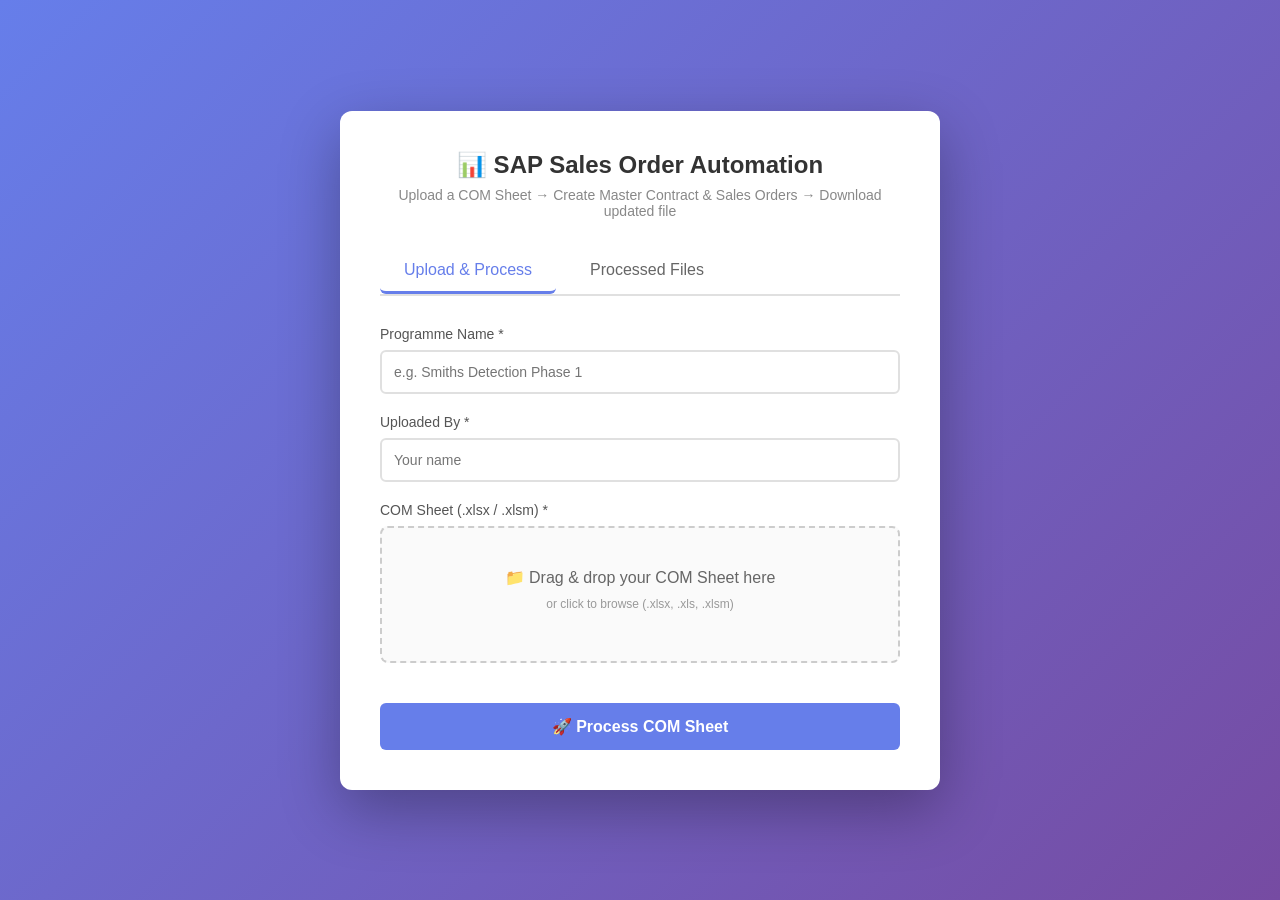
<file: frontend_V2/index.html>
<!DOCTYPE html>
<html lang="en">
<head>
    <meta charset="UTF-8">
    <meta name="viewport" content="width=device-width, initial-scale=1.0">
    <title>SAP Sales Order Automation</title>
    <style>
        * { margin: 0; padding: 0; box-sizing: border-box; }
        body {
            font-family: -apple-system, BlinkMacSystemFont, 'Segoe UI', Roboto, Oxygen, Ubuntu, sans-serif;
            background: linear-gradient(135deg, #667eea 0%, #764ba2 100%);
            min-height: 100vh;
            display: flex;
            align-items: center;
            justify-content: center;
            padding: 20px;
        }
        .container {
            background: white;
            border-radius: 12px;
            box-shadow: 0 20px 60px rgba(0,0,0,0.3);
            padding: 40px;
            max-width: 600px;
            width: 100%;
        }
        h1 { color: #333; margin-bottom: 8px; font-size: 24px; text-align: center; }
        .subtitle { color: #888; text-align: center; margin-bottom: 30px; font-size: 14px; }
        .form-group { margin-bottom: 20px; }
        label { display: block; margin-bottom: 8px; color: #555; font-weight: 500; font-size: 14px; }
        input[type="text"] {
            width: 100%; padding: 12px; border: 2px solid #e0e0e0;
            border-radius: 6px; font-size: 14px; transition: border-color 0.3s;
        }
        input[type="text"]:focus { outline: none; border-color: #667eea; }
        .drop-zone {
            border: 2px dashed #ccc; border-radius: 8px; padding: 40px;
            text-align: center; cursor: pointer; transition: all 0.3s; background: #fafafa;
        }
        .drop-zone:hover, .drop-zone.drag-over { border-color: #667eea; background: #f0f4ff; }
        .drop-zone p { color: #666; margin-bottom: 10px; }
        .drop-zone .file-name { color: #667eea; font-weight: 500; margin-top: 10px; }
        input[type="file"] { display: none; }
        button {
            width: 100%; padding: 14px; background: #667eea; color: white; border: none;
            border-radius: 6px; font-size: 16px; font-weight: 600; cursor: pointer;
            transition: background 0.3s; margin-top: 20px;
        }
        button:hover:not(:disabled) { background: #5568d3; }
        button:disabled { background: #ccc; cursor: not-allowed; }
        .status { margin-top: 20px; padding: 15px; border-radius: 6px; display: none; }
        .status.show { display: block; }
        .status.processing { background: #fff3cd; color: #856404; }
        .status.success { background: #d4edda; color: #155724; }
        .status.error { background: #f8d7da; color: #721c24; }
        .progress-bar { width: 100%; height: 8px; background: #e0e0e0; border-radius: 4px; margin-top: 10px; overflow: hidden; }
        .progress-bar-fill { height: 100%; background: #667eea; width: 0%; transition: width 0.5s; }
        .tabs { display: flex; gap: 10px; margin-bottom: 30px; border-bottom: 2px solid #e0e0e0; }
        .tab {
            padding: 12px 24px; background: none; border: none;
            border-bottom: 3px solid transparent; cursor: pointer;
            font-size: 16px; font-weight: 500; color: #666;
            transition: all 0.3s; margin: 0; width: auto;
        }
        .tab:hover { color: #667eea; }
        .tab.active { color: #667eea; border-bottom-color: #667eea; }
        .tab-content { display: none; }
        .tab-content.active { display: block; }
        .files-list { margin-top: 20px; }
        .file-item {
            padding: 15px; border: 1px solid #e0e0e0; border-radius: 6px;
            margin-bottom: 10px; display: flex; justify-content: space-between;
            align-items: center; transition: all 0.3s;
        }
        .file-item:hover { border-color: #667eea; background: #f0f4ff; }
        .file-info { flex: 1; }
        .file-info .name { font-weight: 600; color: #333; margin-bottom: 5px; }
        .file-info .meta { font-size: 12px; color: #666; }
        .download-btn {
            padding: 8px 16px; background: #667eea; color: white; border: none;
            border-radius: 4px; cursor: pointer; font-size: 14px; width: auto; margin: 0;
        }
        .download-btn:hover { background: #5568d3; }
        .refresh-btn {
            padding: 10px 20px; background: #28a745; color: white; border: none;
            border-radius: 6px; cursor: pointer; font-size: 14px; width: auto; margin-bottom: 15px;
        }
        .refresh-btn:hover { background: #218838; }
        .empty-state { text-align: center; padding: 40px; color: #999; }
        .step-indicator { display: flex; gap: 8px; margin-top: 12px; align-items: center; }
        .step { font-size: 12px; padding: 4px 10px; border-radius: 12px; background: #e0e0e0; color: #666; }
        .step.active { background: #667eea; color: white; }
        .step.done { background: #28a745; color: white; }
    </style>
</head>
<body>
<div class="container">
    <h1>📊 SAP Sales Order Automation</h1>
    <p class="subtitle">Upload a COM Sheet → Create Master Contract & Sales Orders → Download updated file</p>

    <div class="tabs">
        <button class="tab active" onclick="switchTab('upload', this)">Upload & Process</button>
        <button class="tab" onclick="switchTab('download', this)">Processed Files</button>
    </div>

    <div id="uploadTab" class="tab-content active">
        <form id="uploadForm">
            <div class="form-group">
                <label for="programmeName">Programme Name *</label>
                <input type="text" id="programmeName" required placeholder="e.g. Smiths Detection Phase 1">
            </div>
            <div class="form-group">
                <label for="uploadedBy">Uploaded By *</label>
                <input type="text" id="uploadedBy" required placeholder="Your name">
            </div>
            <div class="form-group">
                <label>COM Sheet (.xlsx / .xlsm) *</label>
                <div class="drop-zone" id="dropZone">
                    <p>📁 Drag & drop your COM Sheet here</p>
                    <p style="font-size: 12px; color: #999;">or click to browse (.xlsx, .xls, .xlsm)</p>
                    <div class="file-name" id="fileName"></div>
                </div>
                <input type="file" id="fileInput" accept=".xlsx,.xls,.xlsm">
            </div>
            <button type="submit" id="uploadBtn">🚀 Process COM Sheet</button>
        </form>

        <div class="status" id="status">
            <div id="statusMessage"></div>
            <div class="progress-bar" id="progressBar" style="display:none;">
                <div class="progress-bar-fill" id="progressFill"></div>
            </div>
            <div class="step-indicator" id="steps" style="display:none;">
                <span class="step" id="stepUpload">Upload</span>
                <span class="step" id="stepMaster">Master Contract</span>
                <span class="step" id="stepSO">Sales Orders</span>
                <span class="step" id="stepWrite">Write-back</span>
                <span class="step" id="stepDone">Done</span>
            </div>
        </div>

        <button id="downloadResultBtn" style="display:none; background:#28a745; margin-top:10px;"
                onclick="downloadResult()">⬇️ Download Updated COM Sheet</button>
    </div>

    <div id="downloadTab" class="tab-content">
        <button class="refresh-btn" onclick="loadFiles()">🔄 Refresh List</button>
        <div class="files-list" id="filesList">
            <div class="empty-state">Click "Refresh List" to load processed files</div>
        </div>
    </div>
</div>

<script src="config.js?v=3"></script>
<script>
    const API = CONFIG.API_ENDPOINT;
    let currentJobId = null;
    let pollTimer = null;

    const dropZone = document.getElementById('dropZone');
    const fileInput = document.getElementById('fileInput');
    const fileNameEl = document.getElementById('fileName');
    const uploadForm = document.getElementById('uploadForm');
    const uploadBtn = document.getElementById('uploadBtn');
    let selectedFile = null;

    // Drop zone
    dropZone.addEventListener('click', () => fileInput.click());
    dropZone.addEventListener('dragover', (e) => { e.preventDefault(); dropZone.classList.add('drag-over'); });
    dropZone.addEventListener('dragleave', () => dropZone.classList.remove('drag-over'));
    dropZone.addEventListener('drop', (e) => {
        e.preventDefault(); dropZone.classList.remove('drag-over');
        if (e.dataTransfer.files.length > 0) handleFile(e.dataTransfer.files[0]);
    });
    fileInput.addEventListener('change', (e) => { if (e.target.files.length > 0) handleFile(e.target.files[0]); });

    function handleFile(file) {
        const ext = file.name.substring(file.name.lastIndexOf('.')).toLowerCase();
        if (!['.xlsx', '.xls', '.xlsm'].includes(ext)) {
            showStatus('error', '❌ Please select a valid Excel file (.xlsx, .xls, .xlsm)');
            return;
        }
        selectedFile = file;
        fileNameEl.textContent = '✓ ' + file.name;
        hideStatus();
    }

    uploadForm.addEventListener('submit', async (e) => {
        e.preventDefault();
        const prog = document.getElementById('programmeName').value.trim();
        const by = document.getElementById('uploadedBy').value.trim();
        if (!prog || !by) { showStatus('error', '❌ Please fill in all fields'); return; }
        if (!selectedFile) { showStatus('error', '❌ Please select a file'); return; }

        uploadBtn.disabled = true;
        document.getElementById('downloadResultBtn').style.display = 'none';
        showStatus('processing', '⏳ Uploading file...');
        showProgress(5);
        setStep('stepUpload', 'active');

        try {
            const formData = new FormData();
            formData.append('file', selectedFile);
            formData.append('programme_name', prog);
            formData.append('uploaded_by', by);

            const resp = await fetch(API + '/upload', { method: 'POST', body: formData });
            if (!resp.ok) {
                const err = await resp.json();
                throw new Error(err.error || 'Upload failed');
            }
            const data = await resp.json();
            currentJobId = data.job_id;
            setStep('stepUpload', 'done');
            showStatus('processing', '⏳ Processing started...');
            pollStatus();
        } catch (err) {
            showStatus('error', '❌ ' + err.message);
            uploadBtn.disabled = false;
        }
    });

    function pollStatus() {
        if (!currentJobId) return;
        pollTimer = setInterval(async () => {
            try {
                const resp = await fetch(API + '/status/' + currentJobId);
                const job = await resp.json();

                showProgress(job.progress || 0);
                showStatus('processing', '⏳ ' + (job.message || 'Processing...'));

                // Update step indicators based on progress
                if (job.progress >= 30) setStep('stepMaster', 'done');
                if (job.progress >= 50) setStep('stepSO', 'active');
                if (job.progress >= 90) { setStep('stepSO', 'done'); setStep('stepWrite', 'active'); }

                if (job.status === 'complete') {
                    clearInterval(pollTimer);
                    setStep('stepWrite', 'done');
                    setStep('stepDone', 'done');
                    showStatus('success', '✅ ' + job.message);
                    showProgress(100);
                    document.getElementById('downloadResultBtn').style.display = 'block';
                    uploadBtn.disabled = false;
                } else if (job.status === 'error') {
                    clearInterval(pollTimer);
                    showStatus('error', '❌ ' + job.message);
                    uploadBtn.disabled = false;
                }
            } catch (err) {
                clearInterval(pollTimer);
                showStatus('error', '❌ Lost connection to server');
                uploadBtn.disabled = false;
            }
        }, 2000);
    }

    function downloadResult() {
        if (currentJobId) {
            window.location.href = API + '/download/' + currentJobId;
        }
    }

    function showStatus(type, msg) {
        const el = document.getElementById('status');
        el.className = 'status show ' + type;
        document.getElementById('statusMessage').innerHTML = msg;
        document.getElementById('progressBar').style.display = 'block';
        document.getElementById('steps').style.display = 'flex';
    }
    function hideStatus() {
        document.getElementById('status').className = 'status';
        document.getElementById('progressBar').style.display = 'none';
        document.getElementById('steps').style.display = 'none';
    }
    function showProgress(pct) {
        document.getElementById('progressFill').style.width = pct + '%';
    }
    function setStep(id, state) {
        const el = document.getElementById(id);
        el.className = 'step ' + state;
    }

    // Tab switching
    function switchTab(name, btn) {
        document.querySelectorAll('.tab').forEach(t => t.classList.remove('active'));
        btn.classList.add('active');
        document.querySelectorAll('.tab-content').forEach(c => c.classList.remove('active'));
        document.getElementById(name + 'Tab').classList.add('active');
        if (name === 'download') loadFiles();
    }

    // Processed files list
    async function loadFiles() {
        const list = document.getElementById('filesList');
        list.innerHTML = '<div class="empty-state">⏳ Loading...</div>';
        try {
            const resp = await fetch(API + '/files');
            const data = await resp.json();
            if (!data.files || data.files.length === 0) {
                list.innerHTML = '<div class="empty-state">No processed files yet</div>';
                return;
            }
            list.innerHTML = '';
            data.files.forEach(f => {
                const sizeKB = (f.size / 1024).toFixed(1);
                const modified = new Date(f.last_modified).toLocaleString();
                const div = document.createElement('div');
                div.className = 'file-item';
                div.innerHTML = `
                    <div class="file-info">
                        <div class="name">📄 ${f.filename}</div>
                        <div class="meta">${modified} · ${sizeKB} KB</div>
                    </div>
                    <button class="download-btn" onclick="dlFile('${f.filename}')">⬇️ Download</button>
                `;
                list.appendChild(div);
            });
        } catch (err) {
            list.innerHTML = '<div class="empty-state">❌ Error: ' + err.message + '</div>';
        }
    }

    function dlFile(fname) {
        window.location.href = API + '/files/download?filename=' + encodeURIComponent(fname);
    }
</script>
</body>
</html>
</file>
